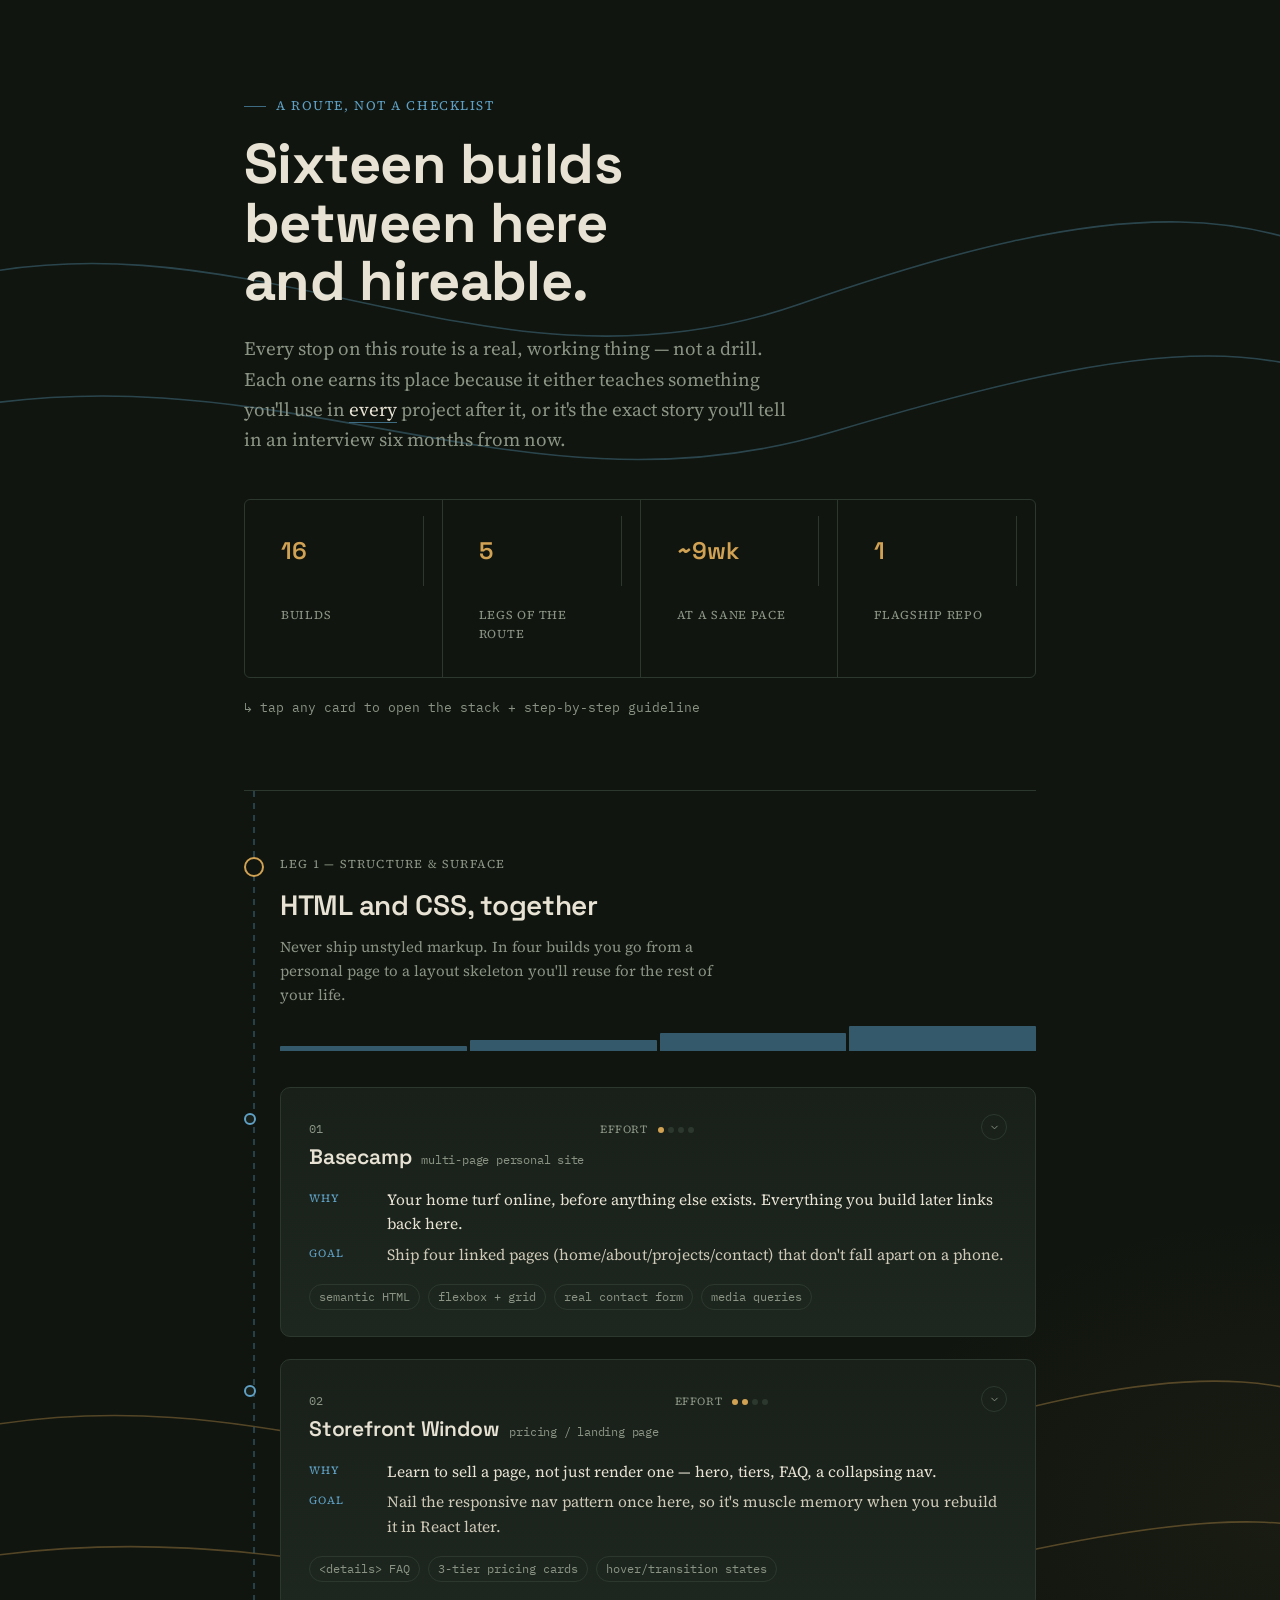
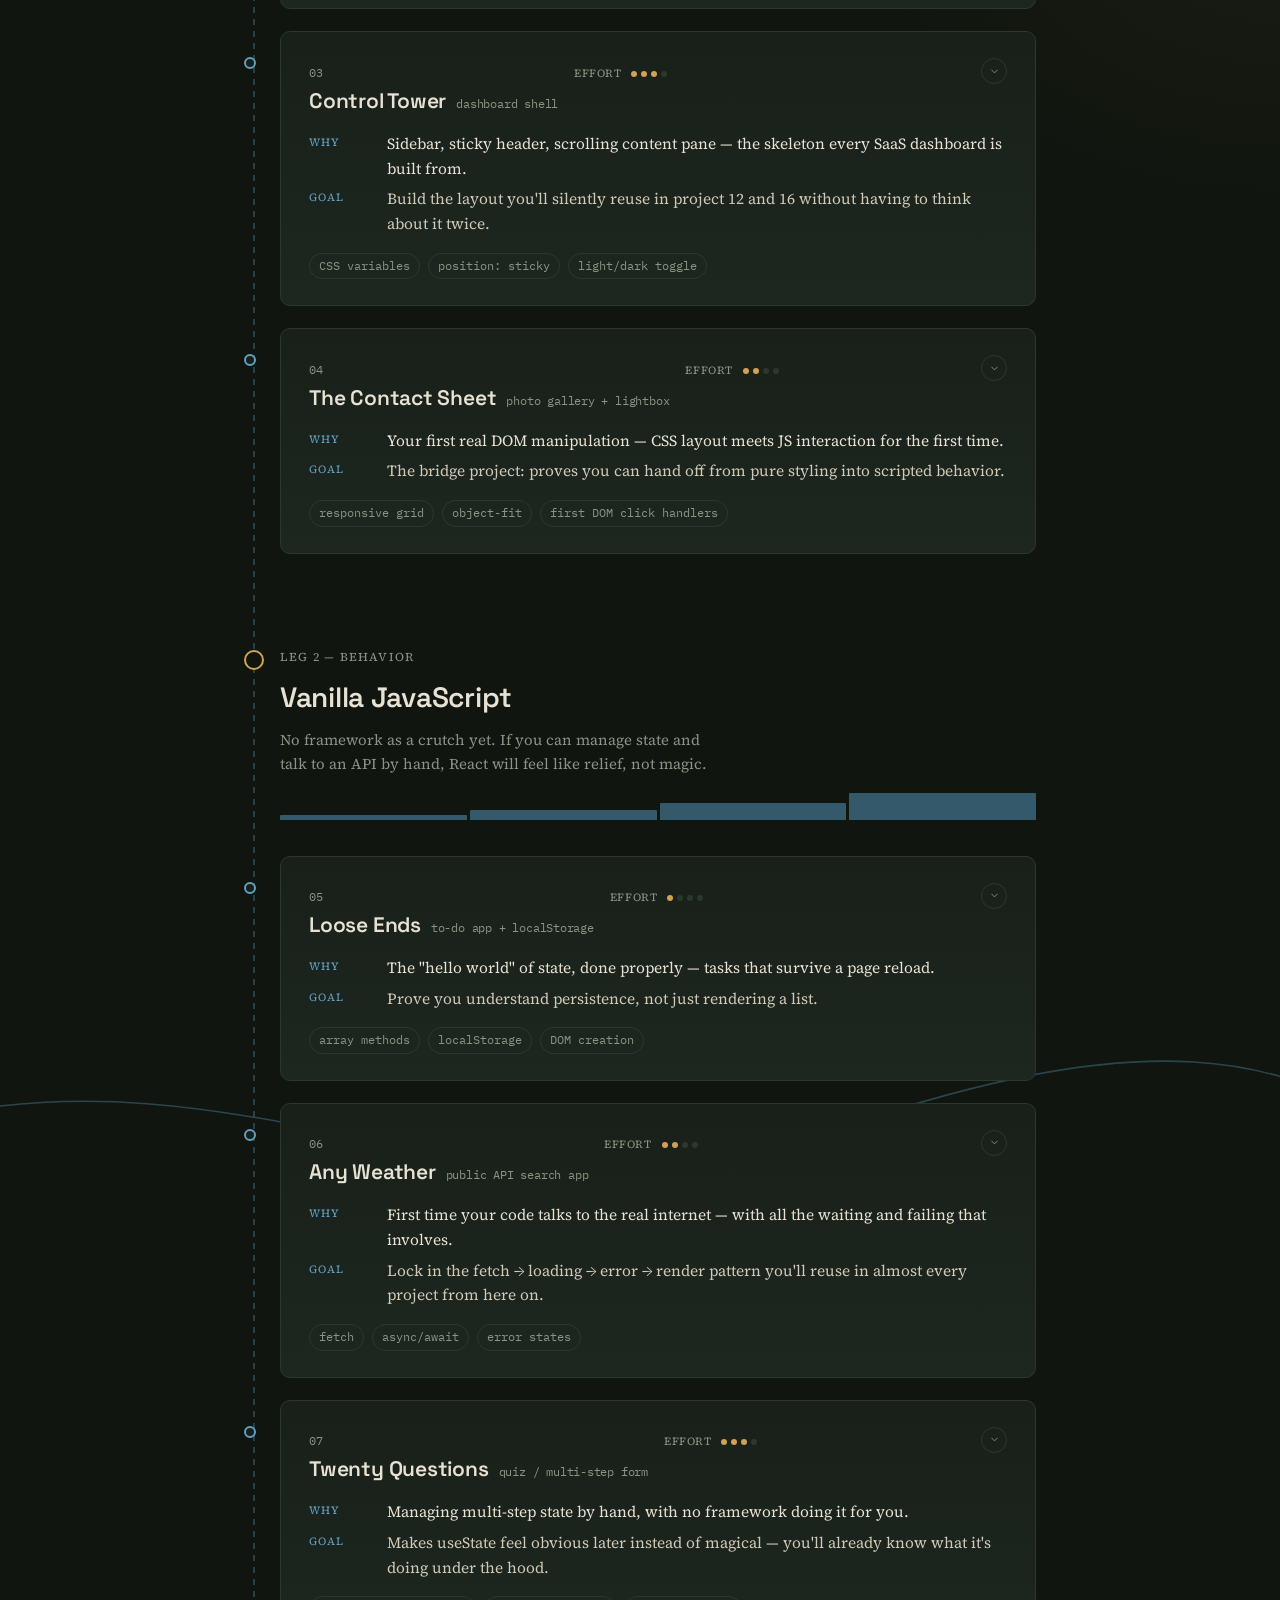
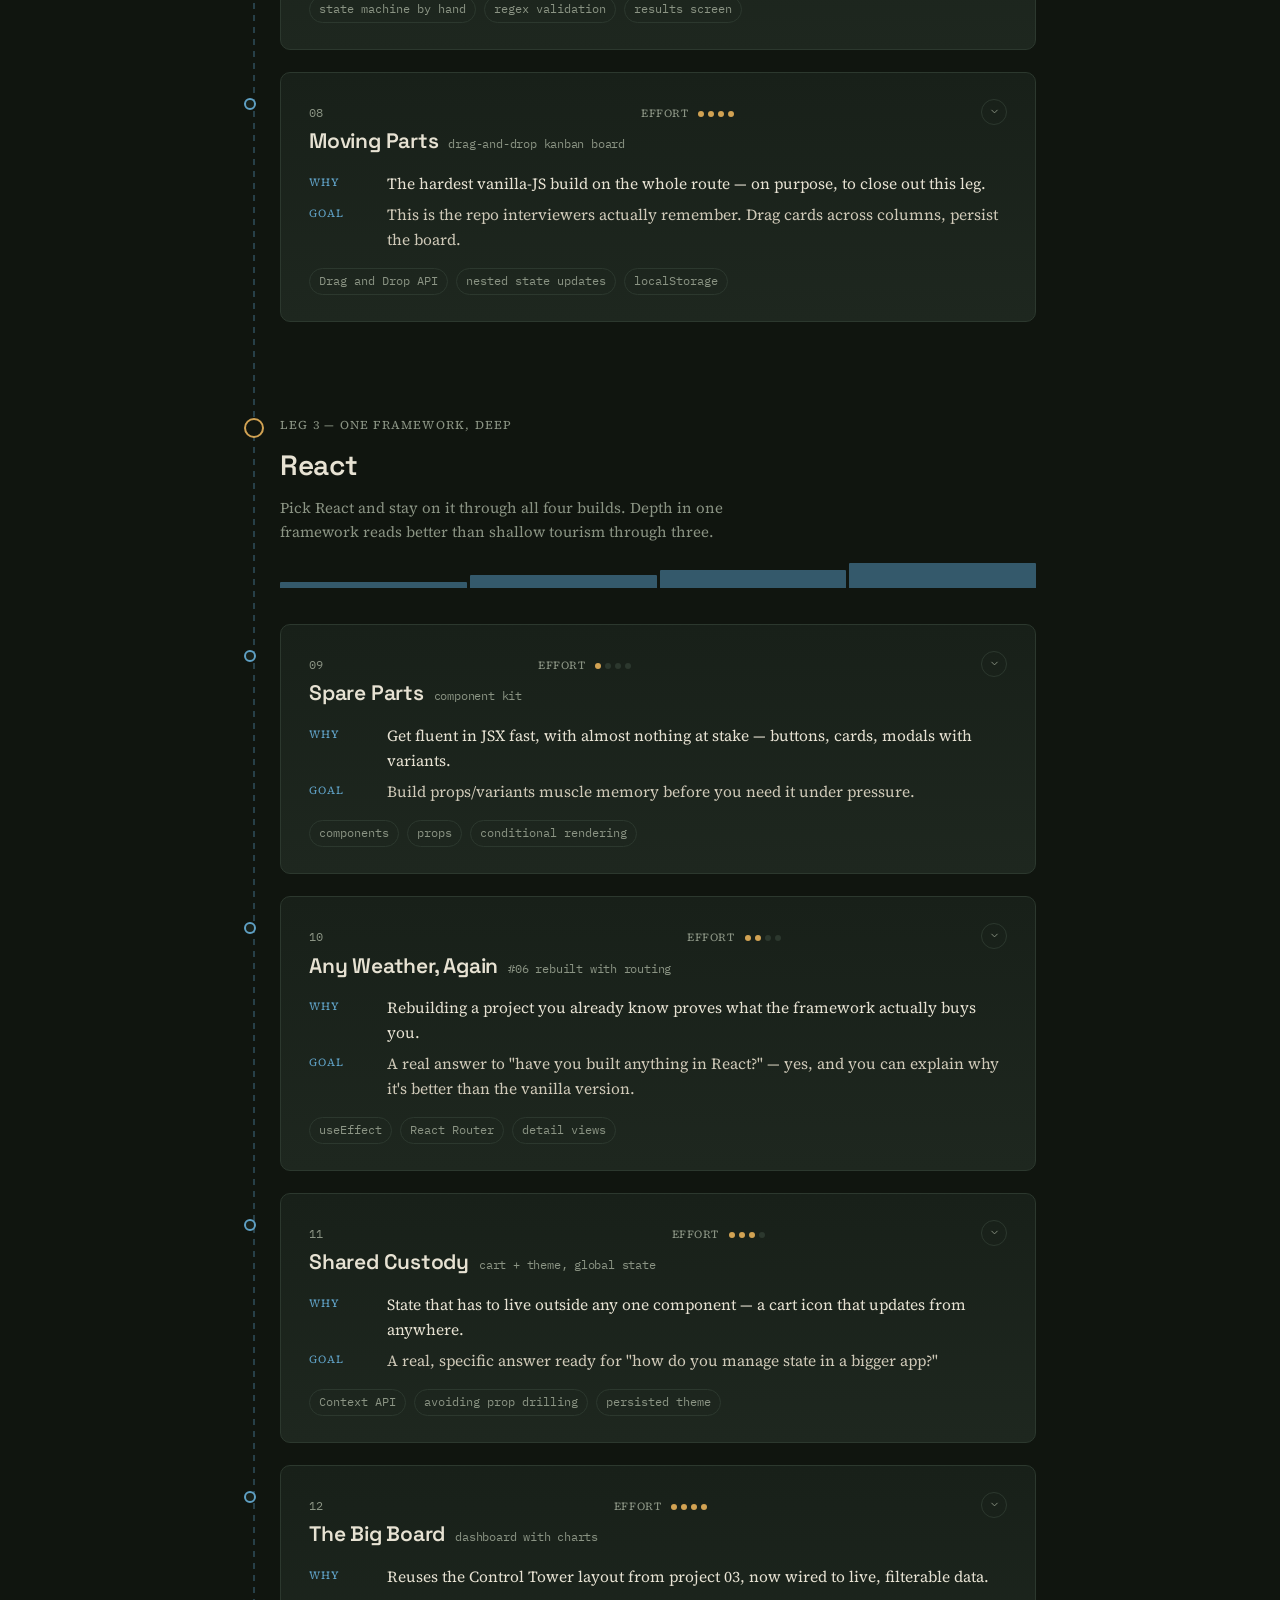
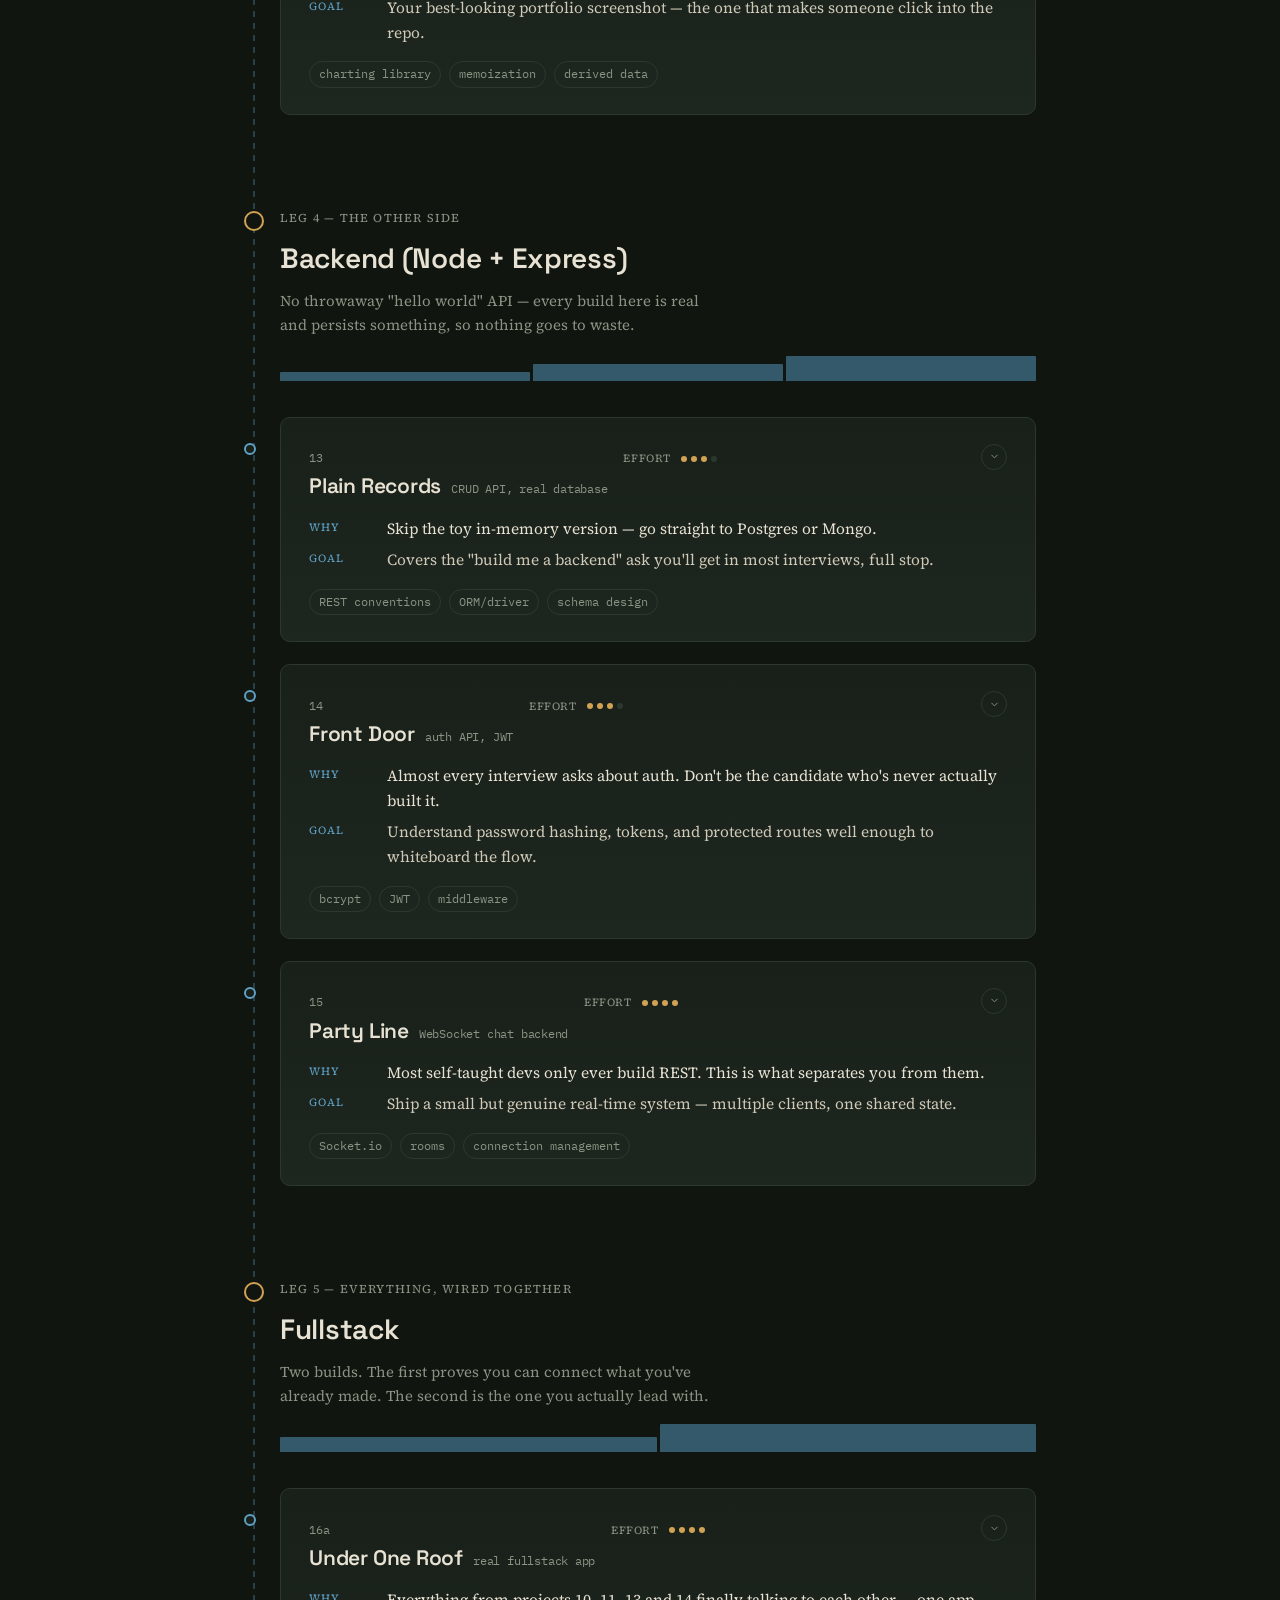
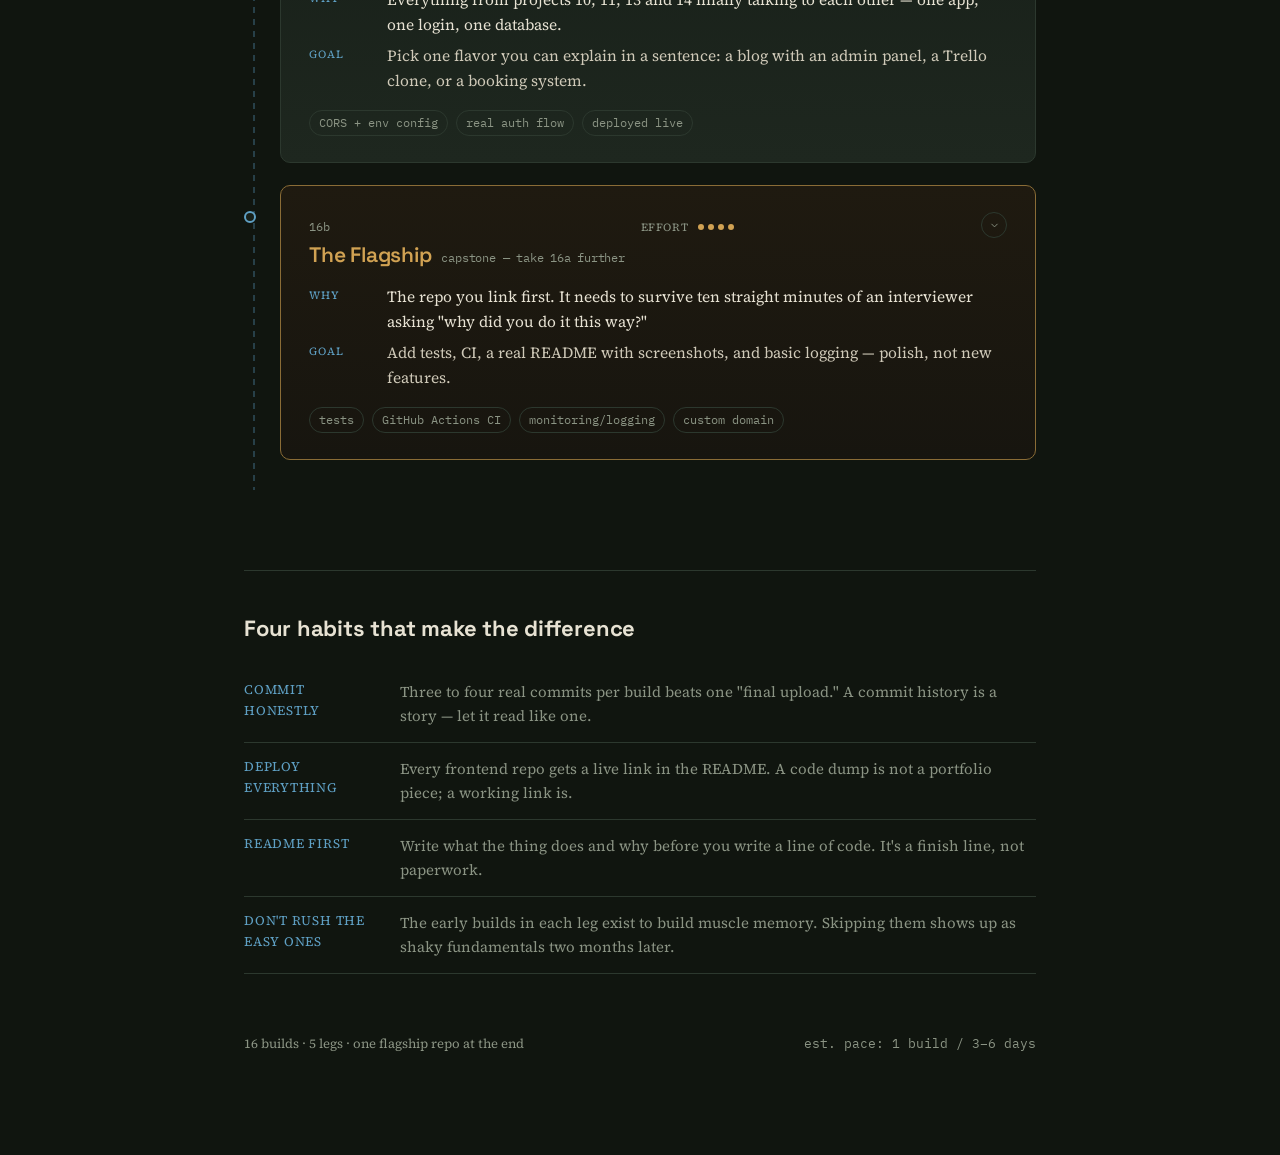
<file: index.html>
<!DOCTYPE html>
<html lang="en">
<head>
<meta charset="UTF-8">
<meta name="viewport" content="width=device-width, initial-scale=1.0">
<title>Field Notes — a route to becoming a web developer</title>
<link rel="preconnect" href="https://fonts.googleapis.com">
<link href="https://fonts.googleapis.com/css2?family=Space+Grotesk:wght@400;500;600;700&family=Source+Serif+4:ital,opsz,wght@0,8..60,400;0,8..60,500;0,8..60,600;1,8..60,400&family=IBM+Plex+Mono:wght@400;500&display=swap" rel="stylesheet">
<style>
  :root{
    --ink:#10150F;
    --surface:#182019;
    --surface-2:#1E271F;
    --line:#2C382E;
    --parchment:#E7E2D3;
    --muted:#8B9484;
    --blue:#5FA0C4;
    --blue-dim:#3E6B82;
    --lantern:#D1A253;
    --lantern-dim:#8A6C36;
  }

  *{box-sizing:border-box; margin:0; padding:0;}

  html{scroll-behavior:smooth;}

  body{
    background:
      radial-gradient(ellipse 900px 500px at 15% -5%, rgba(95,160,196,0.07), transparent 60%),
      radial-gradient(ellipse 700px 500px at 100% 20%, rgba(209,162,83,0.05), transparent 60%),
      var(--ink);
    color:var(--parchment);
    font-family:'Source Serif 4', serif;
    line-height:1.6;
    -webkit-font-smoothing:antialiased;
  }

  h1,h2,h3,.display{font-family:'Space Grotesk', sans-serif; letter-spacing:-0.01em;}
  .mono{font-family:'IBM Plex Mono', monospace;}

  a{color:var(--blue);}

  ::selection{background:var(--blue-dim); color:var(--parchment);}

  /* subtle contour-line texture in the background */
  .contours{
    position:fixed; inset:0; z-index:0; pointer-events:none; opacity:0.35;
  }

  .wrap{position:relative; z-index:1; max-width:840px; margin:0 auto; padding:0 24px;}

  /* ---------------- HERO ---------------- */
  .hero{
    padding:96px 0 72px;
    border-bottom:1px solid var(--line);
  }
  .hero .kicker{
    color:var(--blue);
    font-size:13px;
    letter-spacing:0.12em;
    text-transform:uppercase;
    margin-bottom:18px;
    display:flex; align-items:center; gap:10px;
  }
  .hero .kicker::before{
    content:""; width:22px; height:1px; background:var(--blue-dim);
  }
  .hero h1{
    font-size:clamp(36px, 6vw, 56px);
    font-weight:700;
    line-height:1.05;
    max-width:11ch;
  }
  .hero p.lede{
    margin-top:22px;
    font-size:19px;
    color:var(--muted);
    max-width:56ch;
  }
  .hero p.lede em{color:var(--parchment); font-style:normal; border-bottom:1px solid var(--blue-dim);}

  .hero-stats{
    margin-top:44px;
    display:flex;
    gap:0;
    border:1px solid var(--line);
    border-radius:6px;
    overflow:hidden;
  }
  .hero-stats div{
    flex:1;
    padding:16px 18px;
    border-right:1px solid var(--line);
  }
  .hero-stats div:last-child{border-right:none;}
  .hero-stats .num{font-family:'Space Grotesk'; font-size:24px; font-weight:600; color:var(--lantern);}
  .hero-stats .label{font-size:12px; color:var(--muted); margin-top:4px; text-transform:uppercase; letter-spacing:0.06em;}

  /* ---------------- SPINE / TRAIL ---------------- */
  .trail{
    position:relative;
    padding-left:36px;
  }
  .spine{
    position:absolute;
    left:9px; top:0; bottom:0;
    width:2px;
    background:repeating-linear-gradient(
      to bottom,
      var(--blue-dim) 0px, var(--blue-dim) 6px,
      transparent 6px, transparent 12px
    );
    opacity:0.5;
  }

  /* ---------------- STAGE ---------------- */
  .stage{
    padding:64px 0 8px;
  }
  .stage-head{
    position:relative;
    margin-bottom:36px;
  }
  .stage-head .marker{
    position:absolute; left:-36px; top:2px;
    width:20px; height:20px;
    border-radius:50%;
    background:var(--ink);
    border:2px solid var(--lantern);
  }
  .stage-eyebrow{
    font-size:12px; color:var(--muted); text-transform:uppercase; letter-spacing:0.1em;
    margin-bottom:8px;
  }
  .stage-head h2{
    font-size:28px;
    font-weight:600;
  }
  .stage-head .stage-note{
    color:var(--muted);
    font-size:15px;
    margin-top:8px;
    max-width:56ch;
  }

  /* elevation profile bars = difficulty ramp within a stage */
  .elevation{
    display:flex; align-items:flex-end; gap:3px;
    height:28px; margin-top:16px;
  }
  .elevation span{
    flex:1; background:var(--blue-dim); border-radius:1px 1px 0 0; opacity:0.8;
  }

  /* ---------------- PROJECT CARD ---------------- */
  .waypoint{
    position:relative;
    margin-bottom:22px;
  }
  .waypoint .dot{
    position:absolute; left:-36px; top:26px;
    width:12px; height:12px; border-radius:50%;
    background:var(--surface); border:2px solid var(--blue);
  }
  .card{
    background:linear-gradient(180deg, var(--surface), var(--surface-2));
    border:1px solid var(--line);
    border-radius:10px;
    padding:26px 28px;
    transition:border-color 0.2s ease, transform 0.2s ease;
  }
  .card:hover{
    border-color:var(--blue-dim);
    transform:translateX(2px);
  }
  .card{cursor:pointer;}
  .card-top{
    display:flex; justify-content:space-between; align-items:baseline; gap:16px;
    flex-wrap:wrap;
  }
  .chevron{
    width:26px; height:26px; border-radius:50%;
    border:1px solid var(--line);
    display:flex; align-items:center; justify-content:center;
    flex-shrink:0; margin-left:auto;
    transition:transform 0.25s ease, border-color 0.2s ease;
  }
  .chevron svg{width:11px; height:11px; stroke:var(--muted);}
  .card.open .chevron{transform:rotate(180deg); border-color:var(--blue-dim);}
  .card-top-row{display:flex; align-items:center; gap:14px;}

  .details{
    max-height:0;
    overflow:hidden;
    transition:max-height 0.35s ease;
  }
  .card.open .details{max-height:1400px;}
  .details-inner{
    margin-top:20px; padding-top:20px;
    border-top:1px dashed var(--line);
  }
  .details h4{
    font-size:11px; color:var(--blue); text-transform:uppercase; letter-spacing:0.08em;
    margin-bottom:10px; font-family:'Space Grotesk';
  }
  .stack-list{
    display:flex; flex-wrap:wrap; gap:8px;
    margin-bottom:22px;
  }
  .stack-list span{
    font-family:'IBM Plex Mono'; font-size:12px; color:var(--parchment);
    background:var(--ink); border:1px solid var(--line);
    padding:5px 10px; border-radius:5px;
  }
  .guideline{counter-reset:step;}
  .guideline li{
    list-style:none;
    counter-increment:step;
    position:relative;
    padding-left:30px;
    margin-bottom:12px;
    font-size:15px;
    color:#CFC9B8;
  }
  .guideline li::before{
    content:counter(step);
    position:absolute; left:0; top:1px;
    width:19px; height:19px;
    border-radius:50%;
    background:var(--ink); border:1px solid var(--lantern-dim);
    color:var(--lantern);
    font-family:'IBM Plex Mono'; font-size:10.5px;
    display:flex; align-items:center; justify-content:center;
  }
  .guideline li:last-child{margin-bottom:0;}
  .card-id{
    font-size:12px; color:var(--muted);
  }
  .card h3{
    font-size:21px; font-weight:600; margin-top:2px;
    display:flex; align-items:baseline; gap:10px;
  }
  .card h3 .stack{
    font-size:12px; color:var(--muted); font-weight:400; font-family:'IBM Plex Mono';
  }
  .pack{
    display:flex; gap:4px; align-items:center;
  }
  .pack .weight{font-size:11px; color:var(--muted); text-transform:uppercase; letter-spacing:0.05em; margin-right:6px;}
  .pack i{width:6px; height:6px; border-radius:50%; background:var(--line); display:inline-block;}
  .pack i.on{background:var(--lantern);}

  .card .row{
    margin-top:14px;
    display:grid;
    grid-template-columns:64px 1fr;
    gap:6px 14px;
  }
  .card .row .k{
    font-size:11px; color:var(--blue); text-transform:uppercase; letter-spacing:0.08em; padding-top:2px;
  }
  .card .row .v{
    font-size:15.5px; color:var(--parchment);
  }
  .card .row .v.goal{color:#CFC9B8;}

  .tags{
    margin-top:16px; display:flex; flex-wrap:wrap; gap:8px;
  }
  .tags span{
    font-family:'IBM Plex Mono'; font-size:11.5px; color:var(--muted);
    border:1px solid var(--line); padding:3px 9px; border-radius:20px;
  }

  .capstone{
    border-color:var(--lantern-dim);
    background:linear-gradient(180deg, #1F1A10, #17150F);
  }
  .capstone .dot{border-color:var(--lantern);}
  .capstone h3{color:var(--lantern);}

  /* ---------------- FOOTER RULES ---------------- */
  .rules{
    margin-top:80px;
    padding:40px 0 100px;
    border-top:1px solid var(--line);
  }
  .rules h2{font-size:22px; margin-bottom:20px;}
  .rules ul{list-style:none;}
  .rules li{
    padding:14px 0;
    border-bottom:1px solid var(--line);
    display:grid; grid-template-columns:140px 1fr; gap:16px;
  }
  .rules li .t{color:var(--blue); font-size:13px; text-transform:uppercase; letter-spacing:0.06em;}
  .rules li .d{color:var(--muted); font-size:15px;}

  .sign{
    margin-top:60px;
    color:var(--muted);
    font-size:13px;
    display:flex; justify-content:space-between; flex-wrap:wrap; gap:8px;
  }

  @media (max-width:600px){
    .hero{padding:64px 0 48px;}
    .hero-stats{flex-direction:column;}
    .hero-stats div{border-right:none; border-bottom:1px solid var(--line);}
    .hero-stats div:last-child{border-bottom:none;}
    .card .row{grid-template-columns:1fr;}
    .card .row .k{padding-top:8px;}
    .rules li{grid-template-columns:1fr; gap:4px;}
  }
</style>
</head>
<body>

<svg class="contours" preserveAspectRatio="none" viewBox="0 0 800 2400" xmlns="http://www.w3.org/2000/svg">
  <path d="M-50,180 C150,120 300,260 500,190 S800,120 900,200" stroke="#5FA0C4" stroke-width="1" fill="none"/>
  <path d="M-50,260 C170,210 320,330 520,270 S820,200 900,280" stroke="#5FA0C4" stroke-width="1" fill="none"/>
  <path d="M-50,900 C180,840 330,980 540,910 S840,850 900,930" stroke="#D1A253" stroke-width="1" fill="none"/>
  <path d="M-50,980 C190,930 340,1040 550,990 S850,930 900,1010" stroke="#D1A253" stroke-width="1" fill="none"/>
  <path d="M-50,1700 C160,1650 310,1780 510,1710 S810,1650 900,1730" stroke="#5FA0C4" stroke-width="1" fill="none"/>
</svg>

<div class="wrap">

  <!-- HERO -->
  <section class="hero">
    <div class="kicker">a route, not a checklist</div>
    <h1>Sixteen builds between here and hireable.</h1>
    <p class="lede">
      Every stop on this route is a real, working thing — not a drill. Each one earns its place
      because it either teaches something you'll use in <em>every</em> project after it,
      or it's the exact story you'll tell in an interview six months from now.
    </p>
    <div class="hero-stats">
      <div><div class="num">16</div><div class="label">builds</div></div>
      <div><div class="num">5</div><div class="label">legs of the route</div></div>
      <div><div class="num">~9wk</div><div class="label">at a sane pace</div></div>
      <div><div class="num">1</div><div class="label">flagship repo</div></div>
    </div>
    <p style="margin-top:20px; font-size:13px; color:var(--muted); font-family:'IBM Plex Mono';">↳ tap any card to open the stack + step-by-step guideline</p>
  </section>

  <div class="trail">
    <div class="spine"></div>

    <!-- STAGE 1 -->
    <section class="stage">
      <div class="stage-head">
        <div class="marker"></div>
        <div class="stage-eyebrow">Leg 1 — Structure & Surface</div>
        <h2>HTML and CSS, together</h2>
        <p class="stage-note">Never ship unstyled markup. In four builds you go from a personal
          page to a layout skeleton you'll reuse for the rest of your life.</p>
        <div class="elevation"><span style="height:20%"></span><span style="height:40%"></span><span style="height:65%"></span><span style="height:90%"></span></div>
      </div>

      <div class="waypoint">
        <div class="dot"></div>
        <div class="card" onclick="this.classList.toggle('open')">
          <div class="card-top">
            <div>
              <div class="card-id mono">01</div>
              <h3>Basecamp <span class="stack">multi-page personal site</span></h3>
            </div>
            <div class="pack"><span class="weight">effort</span><i class="on"></i><i></i><i></i><i></i></div>
            <div class="chevron"><svg viewBox="0 0 24 24" fill="none" stroke-width="2" stroke-linecap="round" stroke-linejoin="round"><polyline points="6 9 12 15 18 9"></polyline></svg></div>
          </div>
          <div class="row">
            <div class="k">why</div><div class="v">Your home turf online, before anything else exists. Everything you build later links back here.</div>
            <div class="k">goal</div><div class="v goal">Ship four linked pages (home/about/projects/contact) that don't fall apart on a phone.</div>
          </div>
          <div class="tags"><span>semantic HTML</span><span>flexbox + grid</span><span>real contact form</span><span>media queries</span></div>
          <div class="details"><div class="details-inner"><h4>What you need to know</h4><div class="stack-list"><span>Semantic HTML5 (header, nav, main, footer, section)</span><span>Flexbox</span><span>CSS Grid basics</span><span>Media queries (mobile-first)</span><span>Form elements & validation attributes</span><span>Relative linking between pages</span><span>Alt text & label basics</span></div><h4>How to approach it</h4><ol class="guideline"><li>Sketch the four pages and shared nav on paper before opening an editor.</li><li>Build the About page fully with semantic tags first — get the pattern right once.</li><li>Style mobile-first: base styles for narrow screens, then add breakpoints going wider.</li><li>Build the contact form last, with real labels, required, and pattern attributes.</li><li>Deploy to GitHub Pages and link it from every page's footer.</li></ol></div></div>
        </div>
      </div>

      <div class="waypoint">
        <div class="dot"></div>
        <div class="card" onclick="this.classList.toggle('open')">
          <div class="card-top">
            <div>
              <div class="card-id mono">02</div>
              <h3>Storefront Window <span class="stack">pricing / landing page</span></h3>
            </div>
            <div class="pack"><span class="weight">effort</span><i class="on"></i><i class="on"></i><i></i><i></i></div>
            <div class="chevron"><svg viewBox="0 0 24 24" fill="none" stroke-width="2" stroke-linecap="round" stroke-linejoin="round"><polyline points="6 9 12 15 18 9"></polyline></svg></div>
          </div>
          <div class="row">
            <div class="k">why</div><div class="v">Learn to sell a page, not just render one — hero, tiers, FAQ, a collapsing nav.</div>
            <div class="k">goal</div><div class="v goal">Nail the responsive nav pattern once here, so it's muscle memory when you rebuild it in React later.</div>
          </div>
          <div class="tags"><span>&lt;details&gt; FAQ</span><span>3-tier pricing cards</span><span>hover/transition states</span></div>
          <div class="details"><div class="details-inner"><h4>What you need to know</h4><div class="stack-list"><span>Flexbox for card layouts</span><span><details>/<summary> for the FAQ</span><span>:hover and transition</span><span>CSS custom properties for spacing/color</span><span>Responsive nav without JS (or a tiny toggle script)</span></div><h4>How to approach it</h4><ol class="guideline"><li>Build the three pricing cards as static flex children first — get spacing right before adding the "popular" highlight.</li><li>Build the FAQ with <details> — no JS required for this part.</li><li>Build the nav desktop-first, then add one breakpoint where it collapses.</li><li>Add hover/transition polish last, once the static layout holds up.</li></ol></div></div>
        </div>
      </div>

      <div class="waypoint">
        <div class="dot"></div>
        <div class="card" onclick="this.classList.toggle('open')">
          <div class="card-top">
            <div>
              <div class="card-id mono">03</div>
              <h3>Control Tower <span class="stack">dashboard shell</span></h3>
            </div>
            <div class="pack"><span class="weight">effort</span><i class="on"></i><i class="on"></i><i class="on"></i><i></i></div>
            <div class="chevron"><svg viewBox="0 0 24 24" fill="none" stroke-width="2" stroke-linecap="round" stroke-linejoin="round"><polyline points="6 9 12 15 18 9"></polyline></svg></div>
          </div>
          <div class="row">
            <div class="k">why</div><div class="v">Sidebar, sticky header, scrolling content pane — the skeleton every SaaS dashboard is built from.</div>
            <div class="k">goal</div><div class="v goal">Build the layout you'll silently reuse in project 12 and 16 without having to think about it twice.</div>
          </div>
          <div class="tags"><span>CSS variables</span><span>position: sticky</span><span>light/dark toggle</span></div>
          <div class="details"><div class="details-inner"><h4>What you need to know</h4><div class="stack-list"><span>CSS Grid template areas</span><span>position: sticky</span><span>Independent scroll regions (overflow-y)</span><span>CSS custom properties</span><span>data-attribute theming</span></div><h4>How to approach it</h4><ol class="guideline"><li>Lay out sidebar/header/content with grid-template-areas first, unstyled.</li><li>Make the header sticky and confirm content scrolls independently (overflow-y: auto on the content pane, not body).</li><li>Add CSS variables for color, then wire a data-theme attribute with a small JS toggle.</li><li>Polish spacing and typography last — this layout gets reused in projects 12 and 16.</li></ol></div></div>
        </div>
      </div>

      <div class="waypoint">
        <div class="dot"></div>
        <div class="card" onclick="this.classList.toggle('open')">
          <div class="card-top">
            <div>
              <div class="card-id mono">04</div>
              <h3>The Contact Sheet <span class="stack">photo gallery + lightbox</span></h3>
            </div>
            <div class="pack"><span class="weight">effort</span><i class="on"></i><i class="on"></i><i></i><i></i></div>
            <div class="chevron"><svg viewBox="0 0 24 24" fill="none" stroke-width="2" stroke-linecap="round" stroke-linejoin="round"><polyline points="6 9 12 15 18 9"></polyline></svg></div>
          </div>
          <div class="row">
            <div class="k">why</div><div class="v">Your first real DOM manipulation — CSS layout meets JS interaction for the first time.</div>
            <div class="k">goal</div><div class="v goal">The bridge project: proves you can hand off from pure styling into scripted behavior.</div>
          </div>
          <div class="tags"><span>responsive grid</span><span>object-fit</span><span>first DOM click handlers</span></div>
          <div class="details"><div class="details-inner"><h4>What you need to know</h4><div class="stack-list"><span>CSS Grid for a responsive gallery</span><span>aspect-ratio & object-fit</span><span>querySelectorAll</span><span>Event delegation</span><span>Class-toggling for a modal/lightbox</span></div><h4>How to approach it</h4><ol class="guideline"><li>Build the grid with placeholder images first, get column counts right (4→2→1).</li><li>Add one lightbox element in HTML, hidden by default.</li><li>Add a single click listener on the grid container (event delegation) that reads the clicked image and opens the lightbox.</li><li>Add close-on-outside-click and Escape key handling last.</li></ol></div></div>
        </div>
      </div>
    </section>

    <!-- STAGE 2 -->
    <section class="stage">
      <div class="stage-head">
        <div class="marker"></div>
        <div class="stage-eyebrow">Leg 2 — Behavior</div>
        <h2>Vanilla JavaScript</h2>
        <p class="stage-note">No framework as a crutch yet. If you can manage state and talk to
          an API by hand, React will feel like relief, not magic.</p>
        <div class="elevation"><span style="height:15%"></span><span style="height:35%"></span><span style="height:60%"></span><span style="height:95%"></span></div>
      </div>

      <div class="waypoint">
        <div class="dot"></div>
        <div class="card" onclick="this.classList.toggle('open')">
          <div class="card-top">
            <div><div class="card-id mono">05</div><h3>Loose Ends <span class="stack">to-do app + localStorage</span></h3></div>
            <div class="pack"><span class="weight">effort</span><i class="on"></i><i></i><i></i><i></i></div>
            <div class="chevron"><svg viewBox="0 0 24 24" fill="none" stroke-width="2" stroke-linecap="round" stroke-linejoin="round"><polyline points="6 9 12 15 18 9"></polyline></svg></div>
          </div>
          <div class="row">
            <div class="k">why</div><div class="v">The "hello world" of state, done properly — tasks that survive a page reload.</div>
            <div class="k">goal</div><div class="v goal">Prove you understand persistence, not just rendering a list.</div>
          </div>
          <div class="tags"><span>array methods</span><span>localStorage</span><span>DOM creation</span></div>
          <div class="details"><div class="details-inner"><h4>What you need to know</h4><div class="stack-list"><span>Array methods (map, filter, find)</span><span>DOM creation (createElement/append)</span><span>Event listeners</span><span>localStorage + JSON.stringify/parse</span><span>Single-source-of-truth state pattern</span></div><h4>How to approach it</h4><ol class="guideline"><li>Get add/render working with an in-memory array only — no storage yet.</li><li>Write one render() function that clears and rebuilds the list from the array. Don't hand-edit the DOM in multiple places.</li><li>Add delete and toggle-complete, always going through the same array + render() pattern.</li><li>Add localStorage last: save after every change, load once on page start.</li></ol></div></div>
        </div>
      </div>

      <div class="waypoint">
        <div class="dot"></div>
        <div class="card" onclick="this.classList.toggle('open')">
          <div class="card-top">
            <div><div class="card-id mono">06</div><h3>Any Weather <span class="stack">public API search app</span></h3></div>
            <div class="pack"><span class="weight">effort</span><i class="on"></i><i class="on"></i><i></i><i></i></div>
            <div class="chevron"><svg viewBox="0 0 24 24" fill="none" stroke-width="2" stroke-linecap="round" stroke-linejoin="round"><polyline points="6 9 12 15 18 9"></polyline></svg></div>
          </div>
          <div class="row">
            <div class="k">why</div><div class="v">First time your code talks to the real internet — with all the waiting and failing that involves.</div>
            <div class="k">goal</div><div class="v goal">Lock in the fetch → loading → error → render pattern you'll reuse in almost every project from here on.</div>
          </div>
          <div class="tags"><span>fetch</span><span>async/await</span><span>error states</span></div>
          <div class="details"><div class="details-inner"><h4>What you need to know</h4><div class="stack-list"><span>fetch API</span><span>async/await + try/catch</span><span>Template literals for rendering</span><span>Loading/error/success UI states</span><span>Reading a public API's docs</span></div><h4>How to approach it</h4><ol class="guideline"><li>Get a hardcoded fetch working in the console first — confirm the response shape before writing UI.</li><li>Build the loading/error/success states as three simple branches before wiring the search input.</li><li>Wire the search form last, calling the same fetch function.</li><li>Handle edge cases: empty input, not-found results, network failure.</li></ol></div></div>
        </div>
      </div>

      <div class="waypoint">
        <div class="dot"></div>
        <div class="card" onclick="this.classList.toggle('open')">
          <div class="card-top">
            <div><div class="card-id mono">07</div><h3>Twenty Questions <span class="stack">quiz / multi-step form</span></h3></div>
            <div class="pack"><span class="weight">effort</span><i class="on"></i><i class="on"></i><i class="on"></i><i></i></div>
            <div class="chevron"><svg viewBox="0 0 24 24" fill="none" stroke-width="2" stroke-linecap="round" stroke-linejoin="round"><polyline points="6 9 12 15 18 9"></polyline></svg></div>
          </div>
          <div class="row">
            <div class="k">why</div><div class="v">Managing multi-step state by hand, with no framework doing it for you.</div>
            <div class="k">goal</div><div class="v goal">Makes useState feel obvious later instead of magical — you'll already know what it's doing under the hood.</div>
          </div>
          <div class="tags"><span>state machine by hand</span><span>regex validation</span><span>results screen</span></div>
          <div class="details"><div class="details-inner"><h4>What you need to know</h4><div class="stack-list"><span>Modeling data as an array of objects</span><span>A single "current step" state variable</span><span>Hand-rolled conditional rendering</span><span>Regex validation</span><span>Score calculation</span></div><h4>How to approach it</h4><ol class="guideline"><li>Model your questions/steps as an array of objects first — get the data shape right before touching the DOM.</li><li>Build one currentStep variable and a render function that shows only the active step.</li><li>Wire next/back to increment/decrement currentStep and re-render.</li><li>Add per-step validation before allowing "next".</li><li>Build the results screen last, computed from stored answers.</li></ol></div></div>
        </div>
      </div>

      <div class="waypoint">
        <div class="dot"></div>
        <div class="card" onclick="this.classList.toggle('open')">
          <div class="card-top">
            <div><div class="card-id mono">08</div><h3>Moving Parts <span class="stack">drag-and-drop kanban board</span></h3></div>
            <div class="pack"><span class="weight">effort</span><i class="on"></i><i class="on"></i><i class="on"></i><i class="on"></i></div>
            <div class="chevron"><svg viewBox="0 0 24 24" fill="none" stroke-width="2" stroke-linecap="round" stroke-linejoin="round"><polyline points="6 9 12 15 18 9"></polyline></svg></div>
          </div>
          <div class="row">
            <div class="k">why</div><div class="v">The hardest vanilla-JS build on the whole route — on purpose, to close out this leg.</div>
            <div class="k">goal</div><div class="v goal">This is the repo interviewers actually remember. Drag cards across columns, persist the board.</div>
          </div>
          <div class="tags"><span>Drag and Drop API</span><span>nested state updates</span><span>localStorage</span></div>
          <div class="details"><div class="details-inner"><h4>What you need to know</h4><div class="stack-list"><span>HTML5 Drag and Drop API (dragstart/dragover/drop)</span><span>Nested state ({ columnId: [cardIds] })</span><span>localStorage for nested objects</span><span>CSS classes for drag feedback</span></div><h4>How to approach it</h4><ol class="guideline"><li>Decide the state shape first: an object mapping column → array of card ids.</li><li>Get one card draggable into one column before building all columns at once.</li><li>On drop, update the state object, then re-render everything from state — don't manually move DOM nodes.</li><li>Add localStorage persistence once drag/drop is solid.</li><li>Add drag-over visual feedback last.</li></ol></div></div>
        </div>
      </div>
    </section>

    <!-- STAGE 3 -->
    <section class="stage">
      <div class="stage-head">
        <div class="marker"></div>
        <div class="stage-eyebrow">Leg 3 — One Framework, Deep</div>
        <h2>React</h2>
        <p class="stage-note">Pick React and stay on it through all four builds. Depth in one
          framework reads better than shallow tourism through three.</p>
        <div class="elevation"><span style="height:20%"></span><span style="height:45%"></span><span style="height:65%"></span><span style="height:90%"></span></div>
      </div>

      <div class="waypoint">
        <div class="dot"></div>
        <div class="card" onclick="this.classList.toggle('open')">
          <div class="card-top">
            <div><div class="card-id mono">09</div><h3>Spare Parts <span class="stack">component kit</span></h3></div>
            <div class="pack"><span class="weight">effort</span><i class="on"></i><i></i><i></i><i></i></div>
            <div class="chevron"><svg viewBox="0 0 24 24" fill="none" stroke-width="2" stroke-linecap="round" stroke-linejoin="round"><polyline points="6 9 12 15 18 9"></polyline></svg></div>
          </div>
          <div class="row">
            <div class="k">why</div><div class="v">Get fluent in JSX fast, with almost nothing at stake — buttons, cards, modals with variants.</div>
            <div class="k">goal</div><div class="v goal">Build props/variants muscle memory before you need it under pressure.</div>
          </div>
          <div class="tags"><span>components</span><span>props</span><span>conditional rendering</span></div>
          <div class="details"><div class="details-inner"><h4>What you need to know</h4><div class="stack-list"><span>JSX syntax</span><span>Function components</span><span>Props & default props</span><span>Conditional rendering (&&, ternaries)</span><span>Component composition</span></div><h4>How to approach it</h4><ol class="guideline"><li>Start with one component (Button) with a single variant prop — get 2-3 variants rendering.</li><li>Repeat the pattern for Card and Modal, keeping each component's prop API small and consistent.</li><li>Build one playground page that renders every variant of every component at once.</li></ol></div></div>
        </div>
      </div>

      <div class="waypoint">
        <div class="dot"></div>
        <div class="card" onclick="this.classList.toggle('open')">
          <div class="card-top">
            <div><div class="card-id mono">10</div><h3>Any Weather, Again <span class="stack">#06 rebuilt with routing</span></h3></div>
            <div class="pack"><span class="weight">effort</span><i class="on"></i><i class="on"></i><i></i><i></i></div>
            <div class="chevron"><svg viewBox="0 0 24 24" fill="none" stroke-width="2" stroke-linecap="round" stroke-linejoin="round"><polyline points="6 9 12 15 18 9"></polyline></svg></div>
          </div>
          <div class="row">
            <div class="k">why</div><div class="v">Rebuilding a project you already know proves what the framework actually buys you.</div>
            <div class="k">goal</div><div class="v goal">A real answer to "have you built anything in React?" — yes, and you can explain why it's better than the vanilla version.</div>
          </div>
          <div class="tags"><span>useEffect</span><span>React Router</span><span>detail views</span></div>
          <div class="details"><div class="details-inner"><h4>What you need to know</h4><div class="stack-list"><span>useState</span><span>useEffect + dependency arrays</span><span>React Router (Routes, Link, useParams)</span><span>Lifting state up</span></div><h4>How to approach it</h4><ol class="guideline"><li>Set up the routing shell first (Home + Detail routes) with placeholder text.</li><li>Move your fetch logic from project 06 into a useEffect on the detail page, keyed on the URL param.</li><li>Re-add loading/error state with useState — same pattern, now React-managed.</li><li>Notice what React removed compared to the vanilla version: manual DOM updates.</li></ol></div></div>
        </div>
      </div>

      <div class="waypoint">
        <div class="dot"></div>
        <div class="card" onclick="this.classList.toggle('open')">
          <div class="card-top">
            <div><div class="card-id mono">11</div><h3>Shared Custody <span class="stack">cart + theme, global state</span></h3></div>
            <div class="pack"><span class="weight">effort</span><i class="on"></i><i class="on"></i><i class="on"></i><i></i></div>
            <div class="chevron"><svg viewBox="0 0 24 24" fill="none" stroke-width="2" stroke-linecap="round" stroke-linejoin="round"><polyline points="6 9 12 15 18 9"></polyline></svg></div>
          </div>
          <div class="row">
            <div class="k">why</div><div class="v">State that has to live outside any one component — a cart icon that updates from anywhere.</div>
            <div class="k">goal</div><div class="v goal">A real, specific answer ready for "how do you manage state in a bigger app?"</div>
          </div>
          <div class="tags"><span>Context API</span><span>avoiding prop drilling</span><span>persisted theme</span></div>
          <div class="details"><div class="details-inner"><h4>What you need to know</h4><div class="stack-list"><span>Context API (createContext, Provider, useContext)</span><span>Combining Context with useState/useReducer</span><span>Avoiding prop drilling</span><span>Persisting to localStorage</span></div><h4>How to approach it</h4><ol class="guideline"><li>Build the cart with local useState in one component first — confirm the logic works before lifting it.</li><li>Create a CartContext + Provider, move state up, expose add/remove via context value.</li><li>Read from useContext in an unrelated component (e.g. a header cart icon) to prove state actually flows globally.</li><li>Reuse the same pattern for a theme toggle.</li></ol></div></div>
        </div>
      </div>

      <div class="waypoint">
        <div class="dot"></div>
        <div class="card" onclick="this.classList.toggle('open')">
          <div class="card-top">
            <div><div class="card-id mono">12</div><h3>The Big Board <span class="stack">dashboard with charts</span></h3></div>
            <div class="pack"><span class="weight">effort</span><i class="on"></i><i class="on"></i><i class="on"></i><i class="on"></i></div>
            <div class="chevron"><svg viewBox="0 0 24 24" fill="none" stroke-width="2" stroke-linecap="round" stroke-linejoin="round"><polyline points="6 9 12 15 18 9"></polyline></svg></div>
          </div>
          <div class="row">
            <div class="k">why</div><div class="v">Reuses the Control Tower layout from project 03, now wired to live, filterable data.</div>
            <div class="k">goal</div><div class="v goal">Your best-looking portfolio screenshot — the one that makes someone click into the repo.</div>
          </div>
          <div class="tags"><span>charting library</span><span>memoization</span><span>derived data</span></div>
          <div class="details"><div class="details-inner"><h4>What you need to know</h4><div class="stack-list"><span>A charting library (Recharts or Chart.js)</span><span>useMemo for derived/filtered data</span><span>Responsive chart containers</span><span>Dashboard composition</span></div><h4>How to approach it</h4><ol class="guideline"><li>Get one chart rendering with static/mock data before wiring any filters.</li><li>Reuse the Control Tower layout from project 03 as the shell.</li><li>Add filter controls, deriving filtered data with useMemo instead of recalculating blindly.</li><li>Add a second chart type once the first one's data flow is solid.</li></ol></div></div>
        </div>
      </div>
    </section>

    <!-- STAGE 4 -->
    <section class="stage">
      <div class="stage-head">
        <div class="marker"></div>
        <div class="stage-eyebrow">Leg 4 — The Other Side</div>
        <h2>Backend (Node + Express)</h2>
        <p class="stage-note">No throwaway "hello world" API — every build here is real and persists
          something, so nothing goes to waste.</p>
        <div class="elevation"><span style="height:30%"></span><span style="height:60%"></span><span style="height:90%"></span></div>
      </div>

      <div class="waypoint">
        <div class="dot"></div>
        <div class="card" onclick="this.classList.toggle('open')">
          <div class="card-top">
            <div><div class="card-id mono">13</div><h3>Plain Records <span class="stack">CRUD API, real database</span></h3></div>
            <div class="pack"><span class="weight">effort</span><i class="on"></i><i class="on"></i><i class="on"></i><i></i></div>
            <div class="chevron"><svg viewBox="0 0 24 24" fill="none" stroke-width="2" stroke-linecap="round" stroke-linejoin="round"><polyline points="6 9 12 15 18 9"></polyline></svg></div>
          </div>
          <div class="row">
            <div class="k">why</div><div class="v">Skip the toy in-memory version — go straight to Postgres or Mongo.</div>
            <div class="k">goal</div><div class="v goal">Covers the "build me a backend" ask you'll get in most interviews, full stop.</div>
          </div>
          <div class="tags"><span>REST conventions</span><span>ORM/driver</span><span>schema design</span></div>
          <div class="details"><div class="details-inner"><h4>What you need to know</h4><div class="stack-list"><span>Express routing</span><span>REST conventions (verbs + status codes)</span><span>An ORM/driver (Prisma or Mongoose)</span><span>Schema design</span><span>Environment variables</span><span>Testing endpoints with Postman/curl</span></div><h4>How to approach it</h4><ol class="guideline"><li>Get a database connection working and confirm it with one hardcoded query before writing routes.</li><li>Build routes one at a time — GET all → GET one → POST → PUT → DELETE — testing each in Postman before the next.</li><li>Add input validation once basic CRUD works.</li><li>Return real status codes: 201 on create, 404 on missing, 400 on bad input. Don't just 200 everything.</li></ol></div></div>
        </div>
      </div>

      <div class="waypoint">
        <div class="dot"></div>
        <div class="card" onclick="this.classList.toggle('open')">
          <div class="card-top">
            <div><div class="card-id mono">14</div><h3>Front Door <span class="stack">auth API, JWT</span></h3></div>
            <div class="pack"><span class="weight">effort</span><i class="on"></i><i class="on"></i><i class="on"></i><i></i></div>
            <div class="chevron"><svg viewBox="0 0 24 24" fill="none" stroke-width="2" stroke-linecap="round" stroke-linejoin="round"><polyline points="6 9 12 15 18 9"></polyline></svg></div>
          </div>
          <div class="row">
            <div class="k">why</div><div class="v">Almost every interview asks about auth. Don't be the candidate who's never actually built it.</div>
            <div class="k">goal</div><div class="v goal">Understand password hashing, tokens, and protected routes well enough to whiteboard the flow.</div>
          </div>
          <div class="tags"><span>bcrypt</span><span>JWT</span><span>middleware</span></div>
          <div class="details"><div class="details-inner"><h4>What you need to know</h4><div class="stack-list"><span>bcrypt password hashing</span><span>JWT creation & verification</span><span>Express middleware</span><span>Protected route patterns</span><span>Token storage tradeoffs (cookie vs localStorage)</span></div><h4>How to approach it</h4><ol class="guideline"><li>Build signup first: hash the password with bcrypt before storing — never store plaintext.</li><li>Build login: compare the hash, issue a JWT on success.</li><li>Write one auth middleware function that checks the token and attaches user info to the request — reuse it everywhere instead of repeating checks.</li><li>Test the full loop: signup → login → call a protected route with the token → call it without one and confirm it's rejected.</li></ol></div></div>
        </div>
      </div>

      <div class="waypoint">
        <div class="dot"></div>
        <div class="card" onclick="this.classList.toggle('open')">
          <div class="card-top">
            <div><div class="card-id mono">15</div><h3>Party Line <span class="stack">WebSocket chat backend</span></h3></div>
            <div class="pack"><span class="weight">effort</span><i class="on"></i><i class="on"></i><i class="on"></i><i class="on"></i></div>
            <div class="chevron"><svg viewBox="0 0 24 24" fill="none" stroke-width="2" stroke-linecap="round" stroke-linejoin="round"><polyline points="6 9 12 15 18 9"></polyline></svg></div>
          </div>
          <div class="row">
            <div class="k">why</div><div class="v">Most self-taught devs only ever build REST. This is what separates you from them.</div>
            <div class="k">goal</div><div class="v goal">Ship a small but genuine real-time system — multiple clients, one shared state.</div>
          </div>
          <div class="tags"><span>Socket.io</span><span>rooms</span><span>connection management</span></div>
          <div class="details"><div class="details-inner"><h4>What you need to know</h4><div class="stack-list"><span>WebSockets / Socket.io basics</span><span>Event-based communication (emit/on)</span><span>Rooms</span><span>Connection/disconnection handling</span></div><h4>How to approach it</h4><ol class="guideline"><li>Get a bare server + client exchanging one hardcoded message before building any chat UI.</li><li>Add a join-room event and scope messages to that room.</li><li>Handle disconnects gracefully — remove the user from room state.</li><li>Add a minimal frontend last: a textarea + message list is enough.</li></ol></div></div>
        </div>
      </div>
    </section>

    <!-- STAGE 5 -->
    <section class="stage">
      <div class="stage-head">
        <div class="marker"></div>
        <div class="stage-eyebrow">Leg 5 — Everything, Wired Together</div>
        <h2>Fullstack</h2>
        <p class="stage-note">Two builds. The first proves you can connect what you've already made.
          The second is the one you actually lead with.</p>
        <div class="elevation"><span style="height:55%"></span><span style="height:100%"></span></div>
      </div>

      <div class="waypoint">
        <div class="dot"></div>
        <div class="card" onclick="this.classList.toggle('open')">
          <div class="card-top">
            <div><div class="card-id mono">16a</div><h3>Under One Roof <span class="stack">real fullstack app</span></h3></div>
            <div class="pack"><span class="weight">effort</span><i class="on"></i><i class="on"></i><i class="on"></i><i class="on"></i></div>
            <div class="chevron"><svg viewBox="0 0 24 24" fill="none" stroke-width="2" stroke-linecap="round" stroke-linejoin="round"><polyline points="6 9 12 15 18 9"></polyline></svg></div>
          </div>
          <div class="row">
            <div class="k">why</div><div class="v">Everything from projects 10, 11, 13 and 14 finally talking to each other — one app, one login, one database.</div>
            <div class="k">goal</div><div class="v goal">Pick one flavor you can explain in a sentence: a blog with an admin panel, a Trello clone, or a booking system.</div>
          </div>
          <div class="tags"><span>CORS + env config</span><span>real auth flow</span><span>deployed live</span></div>
          <div class="details"><div class="details-inner"><h4>What you need to know</h4><div class="stack-list"><span>Connecting a frontend to your own API (env config)</span><span>CORS setup on the Express side</span><span>Attaching auth tokens to requests</span><span>Deploying frontend + backend separately</span><span>Production environment variables</span></div><h4>How to approach it</h4><ol class="guideline"><li>Configure CORS and confirm your deployed frontend can hit your deployed backend with a simple GET, before building features.</li><li>Wire login end-to-end first — it proves the whole chain works: frontend → API → DB → back.</li><li>Build the core feature, reusing UI patterns from your earlier React projects.</li><li>Deploy early and often — don't wait until the end to discover deployment is broken.</li></ol></div></div>
        </div>
      </div>

      <div class="waypoint">
        <div class="dot"></div>
        <div class="card capstone" onclick="this.classList.toggle('open')">
          <div class="card-top">
            <div><div class="card-id mono">16b</div><h3>The Flagship <span class="stack">capstone — take 16a further</span></h3></div>
            <div class="pack"><span class="weight">effort</span><i class="on"></i><i class="on"></i><i class="on"></i><i class="on"></i></div>
            <div class="chevron"><svg viewBox="0 0 24 24" fill="none" stroke-width="2" stroke-linecap="round" stroke-linejoin="round"><polyline points="6 9 12 15 18 9"></polyline></svg></div>
          </div>
          <div class="row">
            <div class="k">why</div><div class="v">The repo you link first. It needs to survive ten straight minutes of an interviewer asking "why did you do it this way?"</div>
            <div class="k">goal</div><div class="v goal">Add tests, CI, a real README with screenshots, and basic logging — polish, not new features.</div>
          </div>
          <div class="tags"><span>tests</span><span>GitHub Actions CI</span><span>monitoring/logging</span><span>custom domain</span></div>
          <div class="details"><div class="details-inner"><h4>What you need to know</h4><div class="stack-list"><span>Basic testing (Jest or Vitest)</span><span>GitHub Actions CI config</span><span>Structured logging</span><span>README writing (problem, solution, screenshots, live link)</span></div><h4>How to approach it</h4><ol class="guideline"><li>Add a handful of tests for your most important routes/components — confidence over coverage.</li><li>Set up a GitHub Actions workflow that runs tests on every push. Get the green checkmark.</li><li>Add basic logging for errors in production, even if it's just structured console output.</li><li>Rewrite the README last, once the app is finished — what it does, why you made key choices, screenshots, live link at the top.</li></ol></div></div>
        </div>
      </div>
    </section>

  </div>

  <!-- RULES -->
  <section class="rules">
    <h2>Four habits that make the difference</h2>
    <ul>
      <li><div class="t">commit honestly</div><div class="d">Three to four real commits per build beats one "final upload." A commit history is a story — let it read like one.</div></li>
      <li><div class="t">deploy everything</div><div class="d">Every frontend repo gets a live link in the README. A code dump is not a portfolio piece; a working link is.</div></li>
      <li><div class="t">README first</div><div class="d">Write what the thing does and why before you write a line of code. It's a finish line, not paperwork.</div></li>
      <li><div class="t">don't rush the easy ones</div><div class="d">The early builds in each leg exist to build muscle memory. Skipping them shows up as shaky fundamentals two months later.</div></li>
    </ul>

    <div class="sign">
      <span>16 builds · 5 legs · one flagship repo at the end</span>
      <span class="mono">est. pace: 1 build / 3–6 days</span>
    </div>
  </section>

</div>

</body>
</html>
</file>
